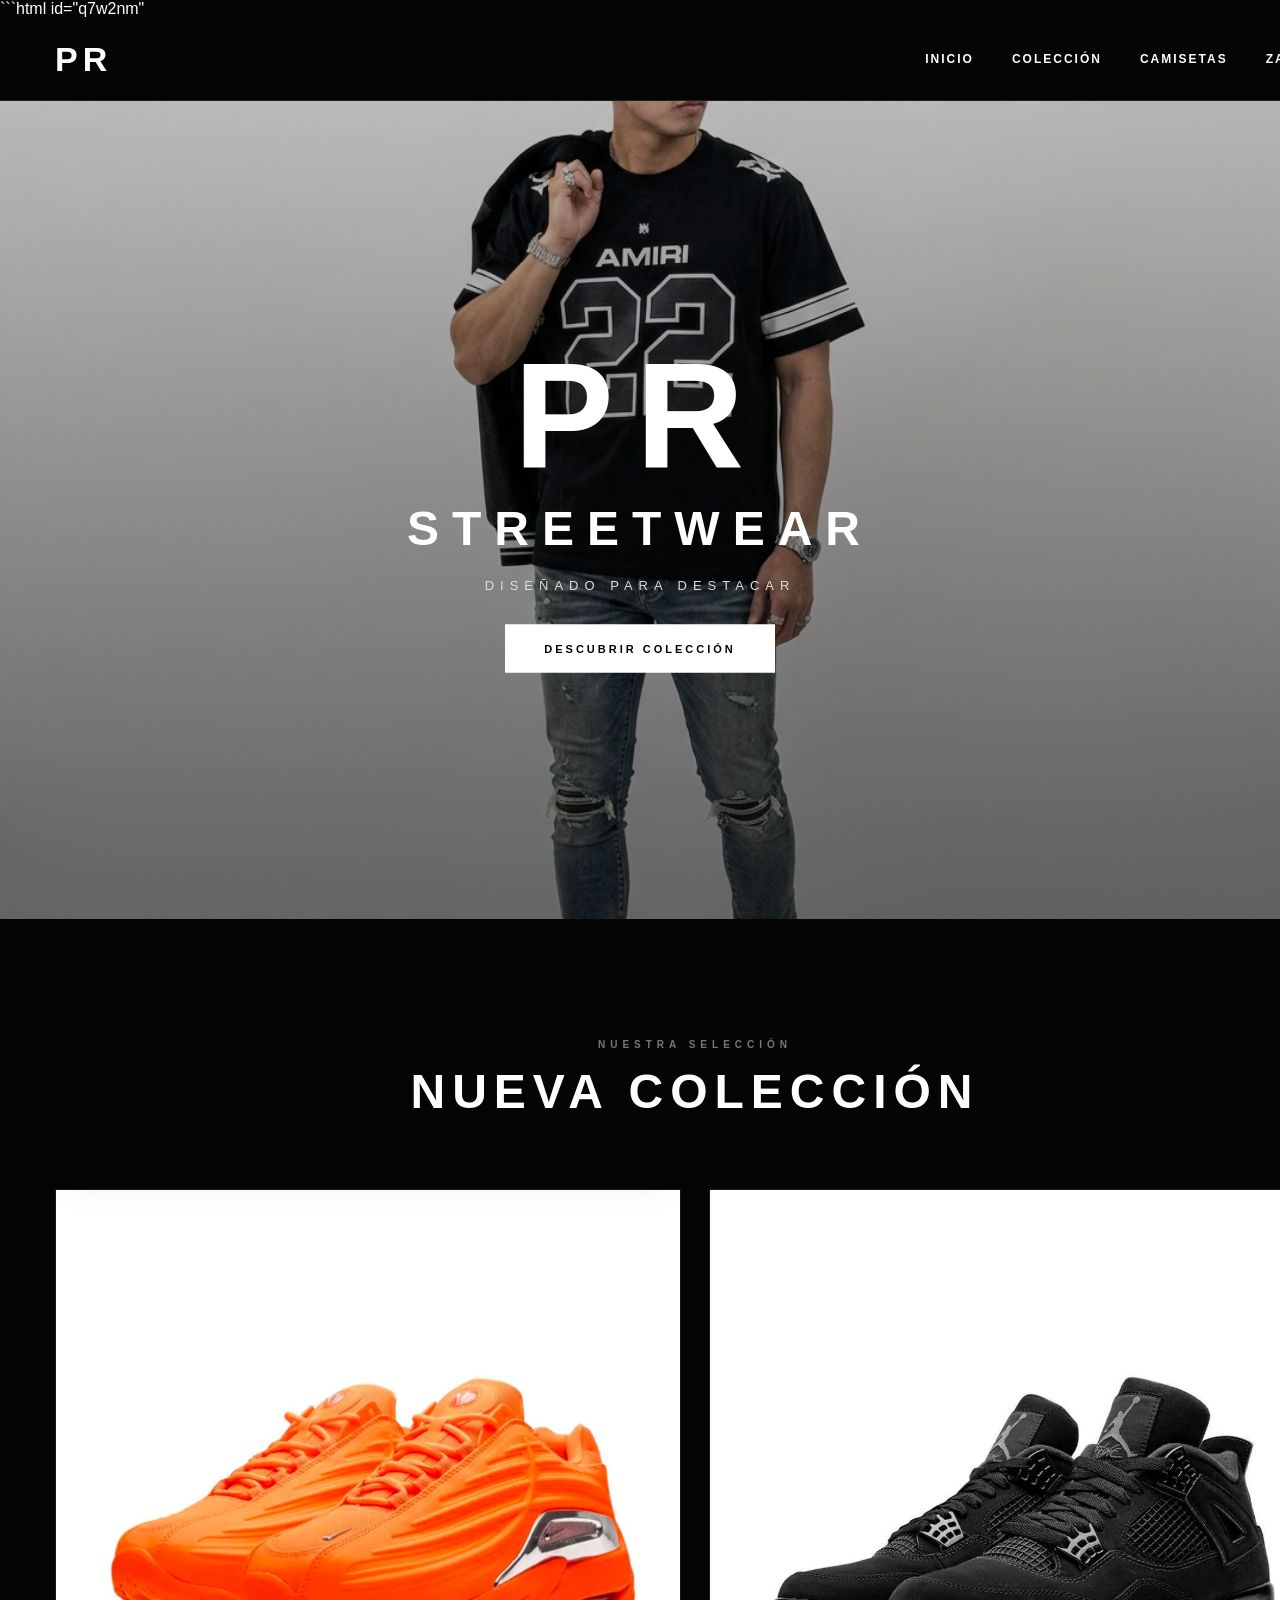
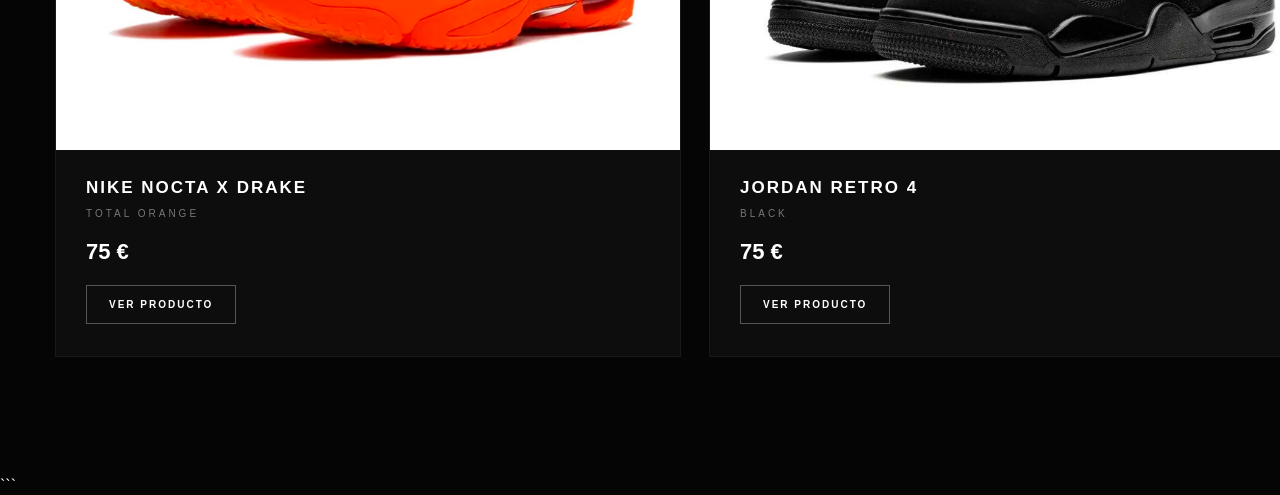
<file: CODE/index.html>
```html id="q7w2nm"
<!DOCTYPE html>
<html lang="es">

<head>

    <meta charset="UTF-8">

    <meta name="viewport" content="width=device-width, initial-scale=1.0">

    <title>PR Streetwear</title>

    <link rel="stylesheet" href="style.css">

</head>

<body>


    <!-- =========================
         MENÚ
    ========================== -->

    <header>

        <div class="logo">
            PR
        </div>

        <nav>

            <a href="index.html">
                INICIO
            </a>

            <a href="#coleccion">
                COLECCIÓN
            </a>

            <a href="#">
                CAMISETAS
            </a>

            <a href="zapatos.html">
                ZAPATOS
            </a>

        </nav>

    </header>


    <!-- =========================
         PORTADA
    ========================== -->

    <section class="hero">

        <img
            src="IMAGEN/Gemini_Generated_Image_rualharualharual.jpg"
            alt="PR Streetwear"
        >

        <div class="hero-text">

            <h1>
                PR
            </h1>

            <h2>
                STREETWEAR
            </h2>

            <p>
                DISEÑADO PARA DESTACAR
            </p>

            <a
                href="#coleccion"
                class="boton"
            >
                DESCUBRIR COLECCIÓN
            </a>

        </div>

    </section>


    <!-- =========================
         NUEVA COLECCIÓN
    ========================== -->

    <section
        class="coleccion"
        id="coleccion"
    >

        <div class="titulo-coleccion">

            <p>
                NUESTRA SELECCIÓN
            </p>

            <h2>
                NUEVA COLECCIÓN
            </h2>

        </div>


        <!-- =========================
             PRODUCTOS
        ========================== -->

        <div class="productos">


            <!-- =========================
                 NIKE NOCTA
            ========================== -->

            <div class="producto">

                <div class="producto-imagen">

                    <img
                        src="IMAGEN/Nocta-orange.jpg"
                        alt="NIKE NOCTA X DRAKE TOTAL ORANGE"
                    >

                </div>


                <div class="producto-info">

                    <h3>
                        NIKE NOCTA X DRAKE
                    </h3>

                    <p class="modelo">
                        TOTAL ORANGE
                    </p>

                    <p class="precio">
                        75 €
                    </p>


                    <a
                        href="producto.html"
                        class="boton-producto"
                    >
                        VER PRODUCTO
                    </a>

                </div>

            </div>


            <!-- =========================
                 JORDAN RETRO 4 BLACK
            ========================== -->

            <div class="producto">

                <div class="producto-imagen">

                    <img
                        src="IMAGEN/JORDAN RETRO 4 BLACK 1.jpeg"
                        alt="JORDAN RETRO 4 BLACK"
                    >

                </div>


                <div class="producto-info">

                    <h3>
                        JORDAN RETRO 4
                    </h3>

                    <p class="modelo">
                        BLACK
                    </p>

                    <p class="precio">
                        75 €
                    </p>


                    <a
                        href="jordan-retro-4.html"
                        class="boton-producto"
                    >
                        VER PRODUCTO
                    </a>

                </div>

            </div>


        </div>

    </section>


</body>

</html>
```
</file>
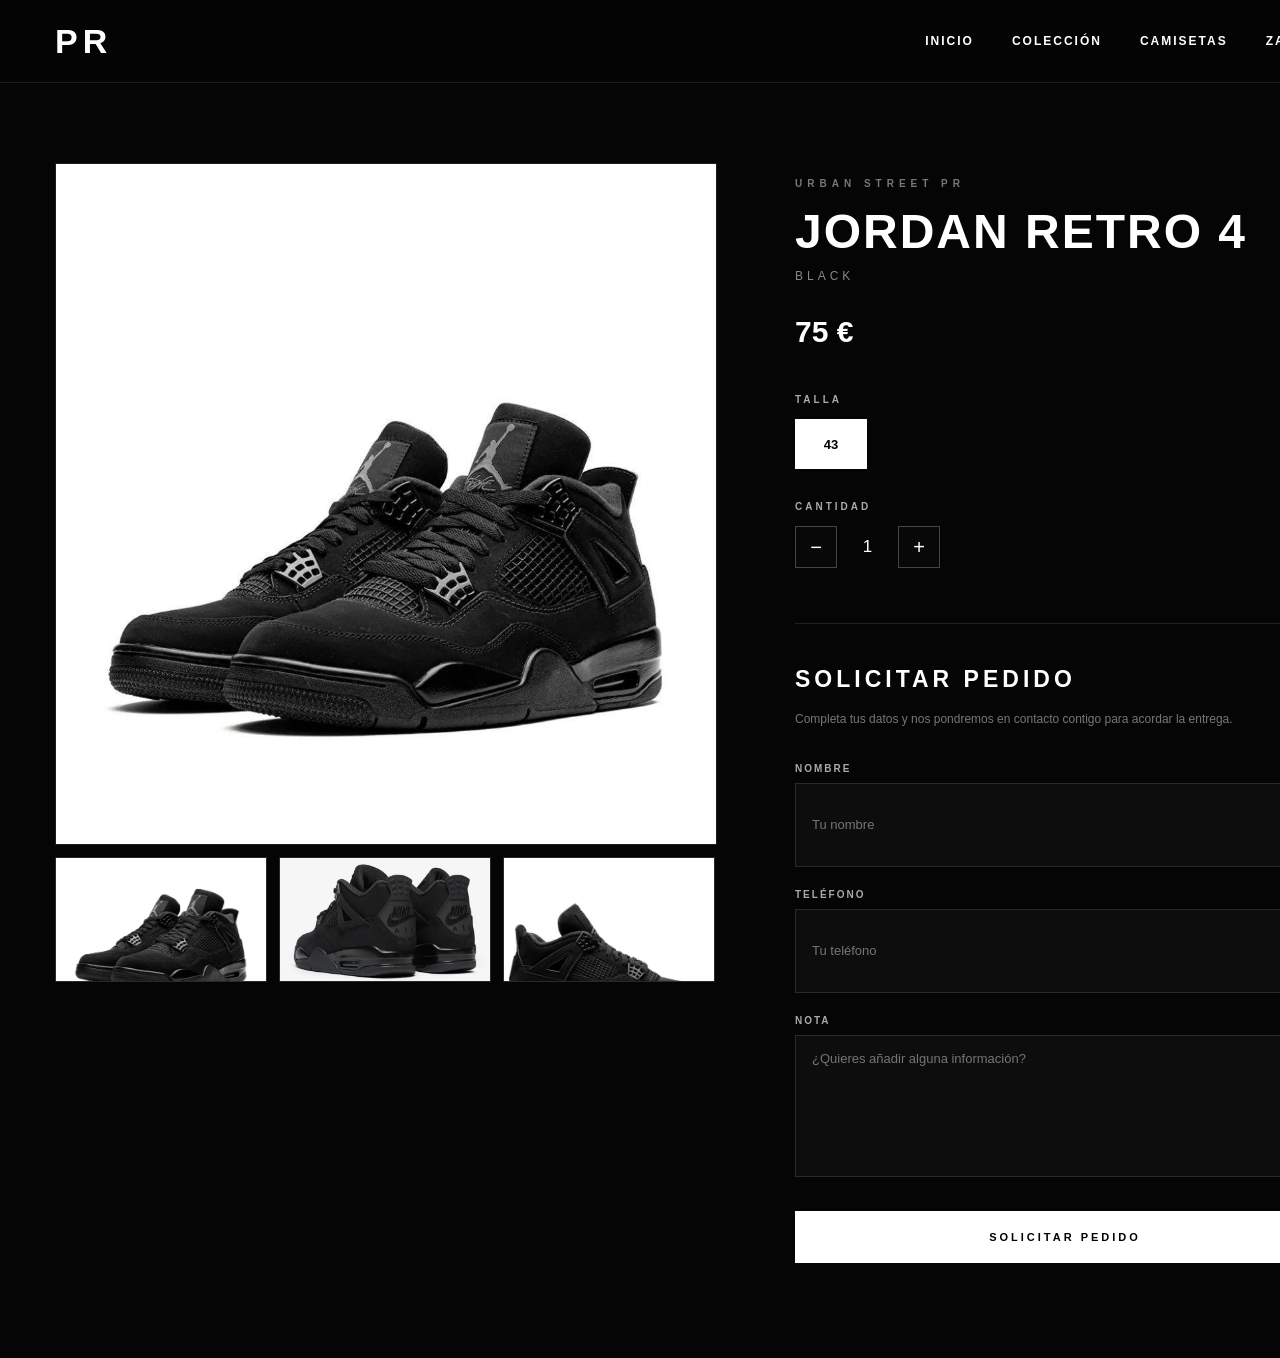
<file: CODE/jordan-retro-4.html>
<!DOCTYPE html>
<html lang="es">

<head>

    <meta charset="UTF-8">

    <meta name="viewport" content="width=device-width, initial-scale=1.0">

    <title>JORDAN RETRO 4 BLACK | URBAN STREET PR</title>

    <link rel="stylesheet" href="style.css">

</head>

<body>

    <header>

        <div class="logo">
            PR
        </div>

        <nav>

            <a href="index.html">
                INICIO
            </a>

            <a href="index.html#coleccion">
                COLECCIÓN
            </a>

            <a href="#">
                CAMISETAS
            </a>

            <a href="zapatos.html">
                ZAPATOS
            </a>

        </nav>

    </header>


    <main class="producto-pagina">


        <div class="galeria">

            <div class="producto-foto-grande">

                <img
                    id="fotoPrincipal"
                    src="IMAGEN/JORDAN RETRO 4 BLACK 1.jpeg"
                    alt="JORDAN RETRO 4 BLACK"
                >

            </div>


            <div class="miniaturas">

                <button
                    type="button"
                    onclick="cambiarFoto('IMAGEN/JORDAN RETRO 4 BLACK 1.jpeg')"
                >

                    <img
                        src="IMAGEN/JORDAN RETRO 4 BLACK 1.jpeg"
                        alt="JORDAN RETRO 4 BLACK - Foto 1"
                    >

                </button>


                <button
                    type="button"
                    onclick="cambiarFoto('IMAGEN/JORDAN RETRO 4 BLACK 2.jpeg')"
                >

                    <img
                        src="IMAGEN/JORDAN RETRO 4 BLACK 2.jpeg"
                        alt="JORDAN RETRO 4 BLACK - Foto 2"
                    >

                </button>


                <button
                    type="button"
                    onclick="cambiarFoto('IMAGEN/JORDAN RETRO 4 BLACK 3.jpeg')"
                >

                    <img
                        src="IMAGEN/JORDAN RETRO 4 BLACK 3.jpeg"
                        alt="JORDAN RETRO 4 BLACK - Foto 3"
                    >

                </button>

            </div>

        </div>


        <div class="producto-detalles">


            <p class="producto-marca">
                URBAN STREET PR
            </p>


            <h1>
                JORDAN RETRO 4
            </h1>


            <p class="producto-color">
                BLACK
            </p>


            <p class="producto-precio">
                75 €
            </p>


            <div class="campo">

                <label>
                    TALLA
                </label>

                <div class="tallas">

                    <button
                        type="button"
                        class="talla-activa"
                    >
                        43
                    </button>

                </div>

            </div>


            <div class="campo">

                <label>
                    CANTIDAD
                </label>

                <div class="cantidad">

                    <button
                        type="button"
                        onclick="cambiarCantidad(-1)"
                    >
                        −
                    </button>

                    <span id="cantidad">
                        1
                    </span>

                    <button
                        type="button"
                        onclick="cambiarCantidad(1)"
                    >
                        +
                    </button>

                </div>

            </div>


            <div class="pedido">

                <h2>
                    SOLICITAR PEDIDO
                </h2>


                <p class="pedido-descripcion">
                    Completa tus datos y nos pondremos
                    en contacto contigo para acordar
                    la entrega.
                </p>


                <form
                    action="https://formsubmit.co/urbanstreetpr2@gmail.com"
                    method="POST"
                >

                    <input
                        type="hidden"
                        name="_subject"
                        value="NUEVO PEDIDO - JORDAN RETRO 4 BLACK"
                    >


                    <input
                        type="hidden"
                        name="_captcha"
                        value="false"
                    >


                    <input
                        type="hidden"
                        name="_template"
                        value="table"
                    >


                    <input
                        type="hidden"
                        name="_next"
                        value="https://urbanstreetpr2-code.github.io/pr-streetwear/CODE/pedido-confirmado.html"
                    >


                    <input
                        type="hidden"
                        name="Producto"
                        value="JORDAN RETRO 4"
                    >


                    <input
                        type="hidden"
                        name="Color"
                        value="BLACK"
                    >


                    <input
                        type="hidden"
                        name="Talla"
                        value="43"
                    >


                    <label for="nombre">
                        NOMBRE
                    </label>

                    <input
                        type="text"
                        id="nombre"
                        name="Nombre"
                        placeholder="Tu nombre"
                        required
                    >


                    <label for="telefono">
                        TELÉFONO
                    </label>

                    <input
                        type="tel"
                        id="telefono"
                        name="Telefono"
                        placeholder="Tu teléfono"
                        required
                    >


                    <input
                        type="hidden"
                        id="cantidadFormulario"
                        name="Cantidad"
                        value="1"
                    >


                    <label for="nota">
                        NOTA
                    </label>

                    <textarea
                        id="nota"
                        name="Nota"
                        placeholder="¿Quieres añadir alguna información?"
                    ></textarea>


                    <button
                        type="submit"
                        class="boton-pedido"
                    >
                        SOLICITAR PEDIDO
                    </button>

                </form>

            </div>

        </div>

    </main>


    <script>

        function cambiarFoto(ruta) {

            document.getElementById("fotoPrincipal").src = ruta;

        }


        let cantidadActual = 1;


        function cambiarCantidad(cambio) {

            cantidadActual = cantidadActual + cambio;


            if (cantidadActual < 1) {

                cantidadActual = 1;

            }


            document.getElementById("cantidad").textContent =
                cantidadActual;


            document.getElementById("cantidadFormulario").value =
                cantidadActual;

        }

    </script>


</body>

</html>
</file>
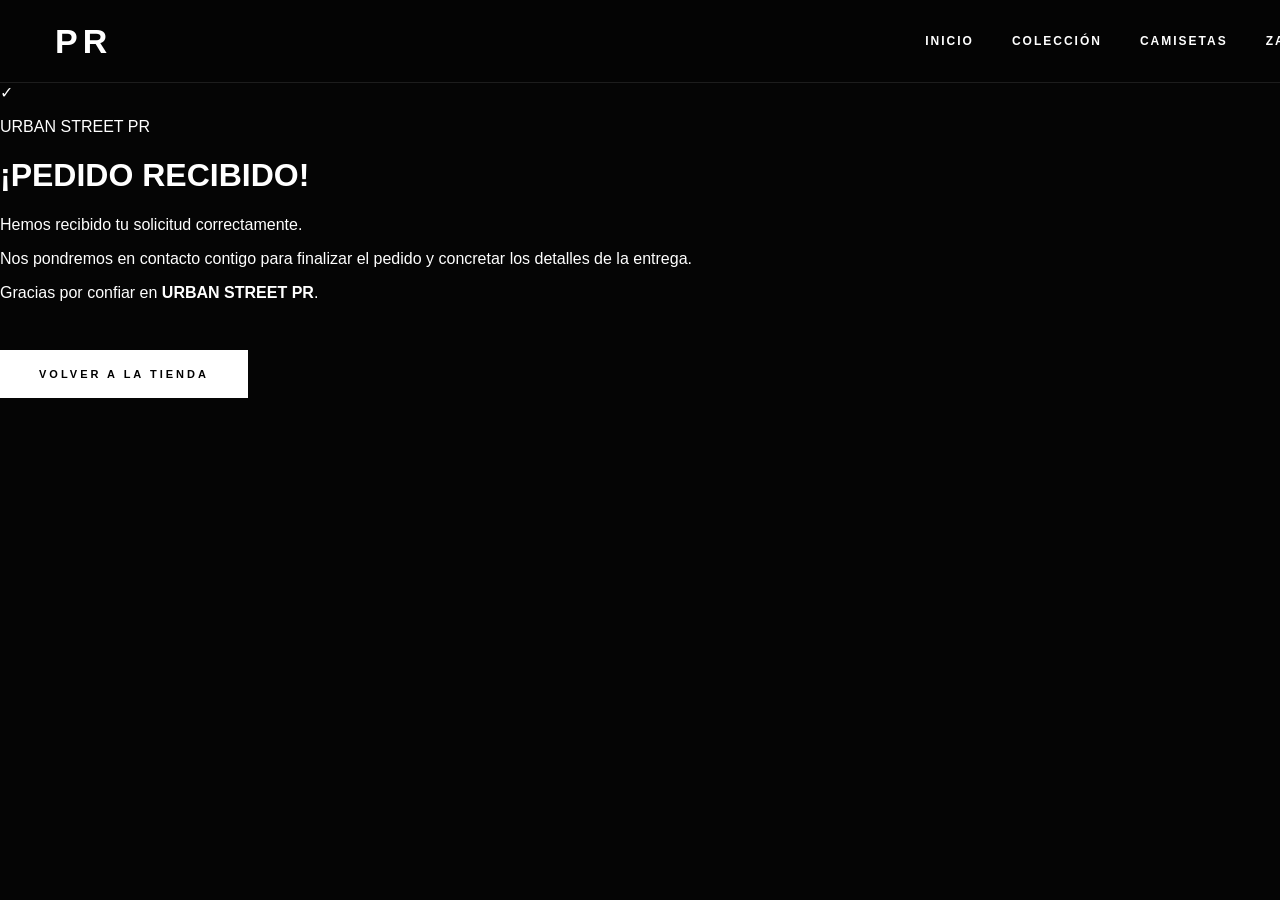
<file: CODE/pedido-confirmado.html>
<!DOCTYPE html>
<html lang="es">

<head>

    <meta charset="UTF-8">

    <meta name="viewport" content="width=device-width, initial-scale=1.0">

    <title>Pedido recibido | URBAN STREET PR</title>

    <link rel="stylesheet" href="style.css">

</head>

<body>

    <header>

        <div class="logo">
            PR
        </div>

        <nav>

            <a href="index.html">
                INICIO
            </a>

            <a href="index.html#coleccion">
                COLECCIÓN
            </a>

            <a href="#">
                CAMISETAS
            </a>

            <a href="zapatos.html">
                ZAPATOS
            </a>

        </nav>

    </header>


    <main class="pedido-confirmado">

        <div class="confirmacion">

            <div class="confirmacion-icono">
                ✓
            </div>


            <p class="confirmacion-marca">
                URBAN STREET PR
            </p>


            <h1>
                ¡PEDIDO RECIBIDO!
            </h1>


            <p class="confirmacion-texto">

                Hemos recibido tu solicitud correctamente.

            </p>


            <p class="confirmacion-texto">

                Nos pondremos en contacto contigo para
                finalizar el pedido y concretar los detalles
                de la entrega.

            </p>


            <p class="confirmacion-gracias">

                Gracias por confiar en
                <strong>URBAN STREET PR</strong>.

            </p>


            <a
                href="index.html"
                class="boton"
            >
                VOLVER A LA TIENDA
            </a>

        </div>

    </main>

</body>

</html>
</file>
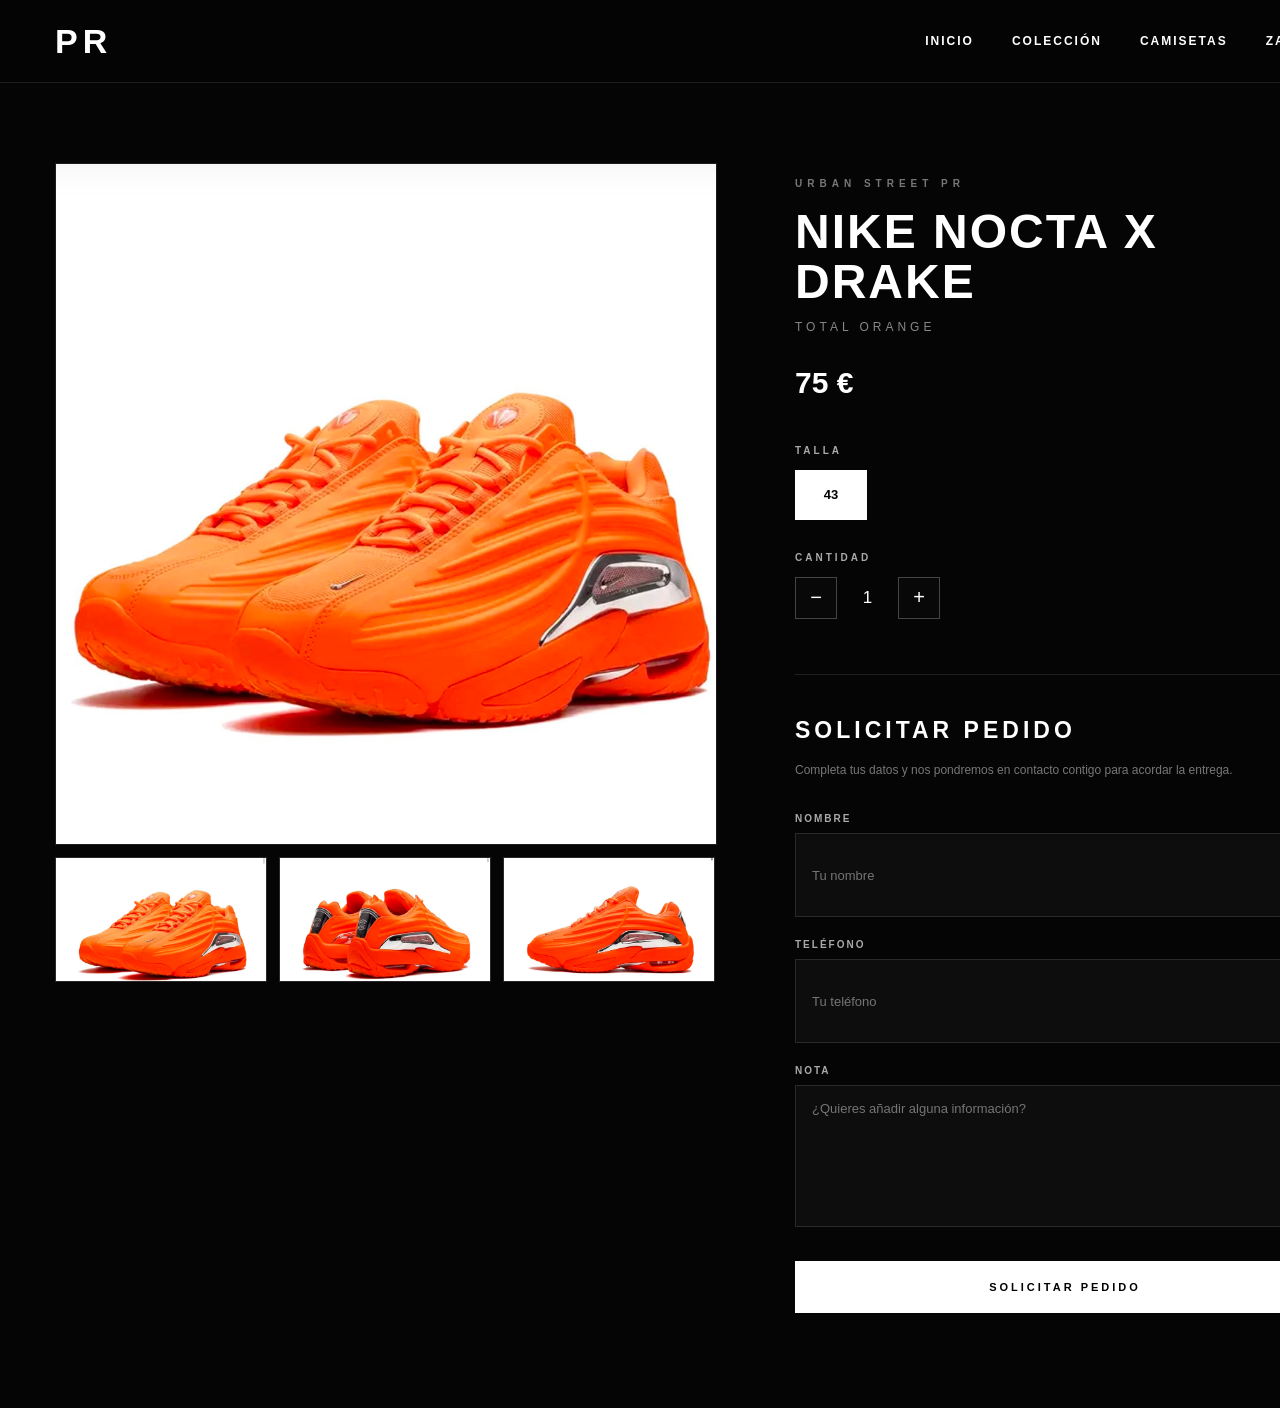
<file: CODE/producto.html>
<!DOCTYPE html>
<html lang="es">

<head>

    <meta charset="UTF-8">

    <meta name="viewport" content="width=device-width, initial-scale=1.0">

    <title>NIKE NOCTA X DRAKE | URBAN STREET PR</title>

    <link rel="stylesheet" href="style.css">

</head>

<body>

    <header>

        <div class="logo">
            PR
        </div>

        <nav>

            <a href="index.html">
                INICIO
            </a>

            <a href="index.html#coleccion">
                COLECCIÓN
            </a>

            <a href="#">
                CAMISETAS
            </a>

            <a href="zapatos.html">
                ZAPATOS
            </a>

        </nav>

    </header>


    <main class="producto-pagina">


        <div class="galeria">

            <div class="producto-foto-grande">

                <img
                    id="fotoPrincipal"
                    src="IMAGEN/Nocta-orange.jpg"
                    alt="NIKE NOCTA X DRAKE TOTAL ORANGE"
                >

            </div>


            <div class="miniaturas">

                <button
                    type="button"
                    onclick="cambiarFoto('IMAGEN/Nocta-orange.jpg')"
                >

                    <img
                        src="IMAGEN/Nocta-orange.jpg"
                        alt="NIKE NOCTA X DRAKE - Foto 1"
                    >

                </button>


                <button
                    type="button"
                    onclick="cambiarFoto('IMAGEN/Nocta-orange-2.jpg')"
                >

                    <img
                        src="IMAGEN/Nocta-orange-2.jpg"
                        alt="NIKE NOCTA X DRAKE - Foto 2"
                    >

                </button>


                <button
                    type="button"
                    onclick="cambiarFoto('IMAGEN/Nocta-orange-3.jpg')"
                >

                    <img
                        src="IMAGEN/Nocta-orange-3.jpg"
                        alt="NIKE NOCTA X DRAKE - Foto 3"
                    >

                </button>

            </div>

        </div>


        <div class="producto-detalles">


            <p class="producto-marca">
                URBAN STREET PR
            </p>


            <h1>
                NIKE NOCTA X DRAKE
            </h1>


            <p class="producto-color">
                TOTAL ORANGE
            </p>


            <p class="producto-precio">
                75 €
            </p>


            <div class="campo">

                <label>
                    TALLA
                </label>

                <div class="tallas">

                    <button
                        type="button"
                        class="talla-activa"
                    >
                        43
                    </button>

                </div>

            </div>


            <div class="campo">

                <label>
                    CANTIDAD
                </label>

                <div class="cantidad">

                    <button
                        type="button"
                        onclick="cambiarCantidad(-1)"
                    >
                        −
                    </button>

                    <span id="cantidad">
                        1
                    </span>

                    <button
                        type="button"
                        onclick="cambiarCantidad(1)"
                    >
                        +
                    </button>

                </div>

            </div>


            <div class="pedido">

                <h2>
                    SOLICITAR PEDIDO
                </h2>


                <p class="pedido-descripcion">
                    Completa tus datos y nos pondremos
                    en contacto contigo para acordar
                    la entrega.
                </p>


                <form
                    action="https://formsubmit.co/urbanstreetpr2@gmail.com"
                    method="POST"
                >

                    <input
                        type="hidden"
                        name="_subject"
                        value="NUEVO PEDIDO - NIKE NOCTA X DRAKE TOTAL ORANGE"
                    >


                    <input
                        type="hidden"
                        name="_captcha"
                        value="false"
                    >


                    <input
                        type="hidden"
                        name="_template"
                        value="table"
                    >


                    <input
                        type="hidden"
                        name="_next"
                        value="https://urbanstreetpr2-code.github.io/pr-streetwear/CODE/pedido-confirmado.html"
                    >


                    <input
                        type="hidden"
                        name="Producto"
                        value="NIKE NOCTA X DRAKE"
                    >


                    <input
                        type="hidden"
                        name="Color"
                        value="TOTAL ORANGE"
                    >


                    <input
                        type="hidden"
                        name="Talla"
                        value="43"
                    >


                    <label for="nombre">
                        NOMBRE
                    </label>

                    <input
                        type="text"
                        id="nombre"
                        name="Nombre"
                        placeholder="Tu nombre"
                        required
                    >


                    <label for="telefono">
                        TELÉFONO
                    </label>

                    <input
                        type="tel"
                        id="telefono"
                        name="Telefono"
                        placeholder="Tu teléfono"
                        required
                    >


                    <input
                        type="hidden"
                        id="cantidadPedido"
                        name="Cantidad"
                        value="1"
                    >


                    <label for="nota">
                        NOTA
                    </label>

                    <textarea
                        id="nota"
                        name="Nota"
                        placeholder="¿Quieres añadir alguna información?"
                    ></textarea>


                    <button
                        type="submit"
                        class="boton-pedido"
                    >
                        SOLICITAR PEDIDO
                    </button>

                </form>

            </div>

        </div>

    </main>


    <script>

        function cambiarFoto(ruta) {

            document.getElementById("fotoPrincipal").src = ruta;

        }


        let cantidadActual = 1;


        function cambiarCantidad(cambio) {

            cantidadActual = cantidadActual + cambio;


            if (cantidadActual < 1) {

                cantidadActual = 1;

            }


            document.getElementById("cantidad").textContent =
                cantidadActual;


            document.getElementById("cantidadPedido").value =
                cantidadActual;

        }

    </script>


</body>

</html>
</file>
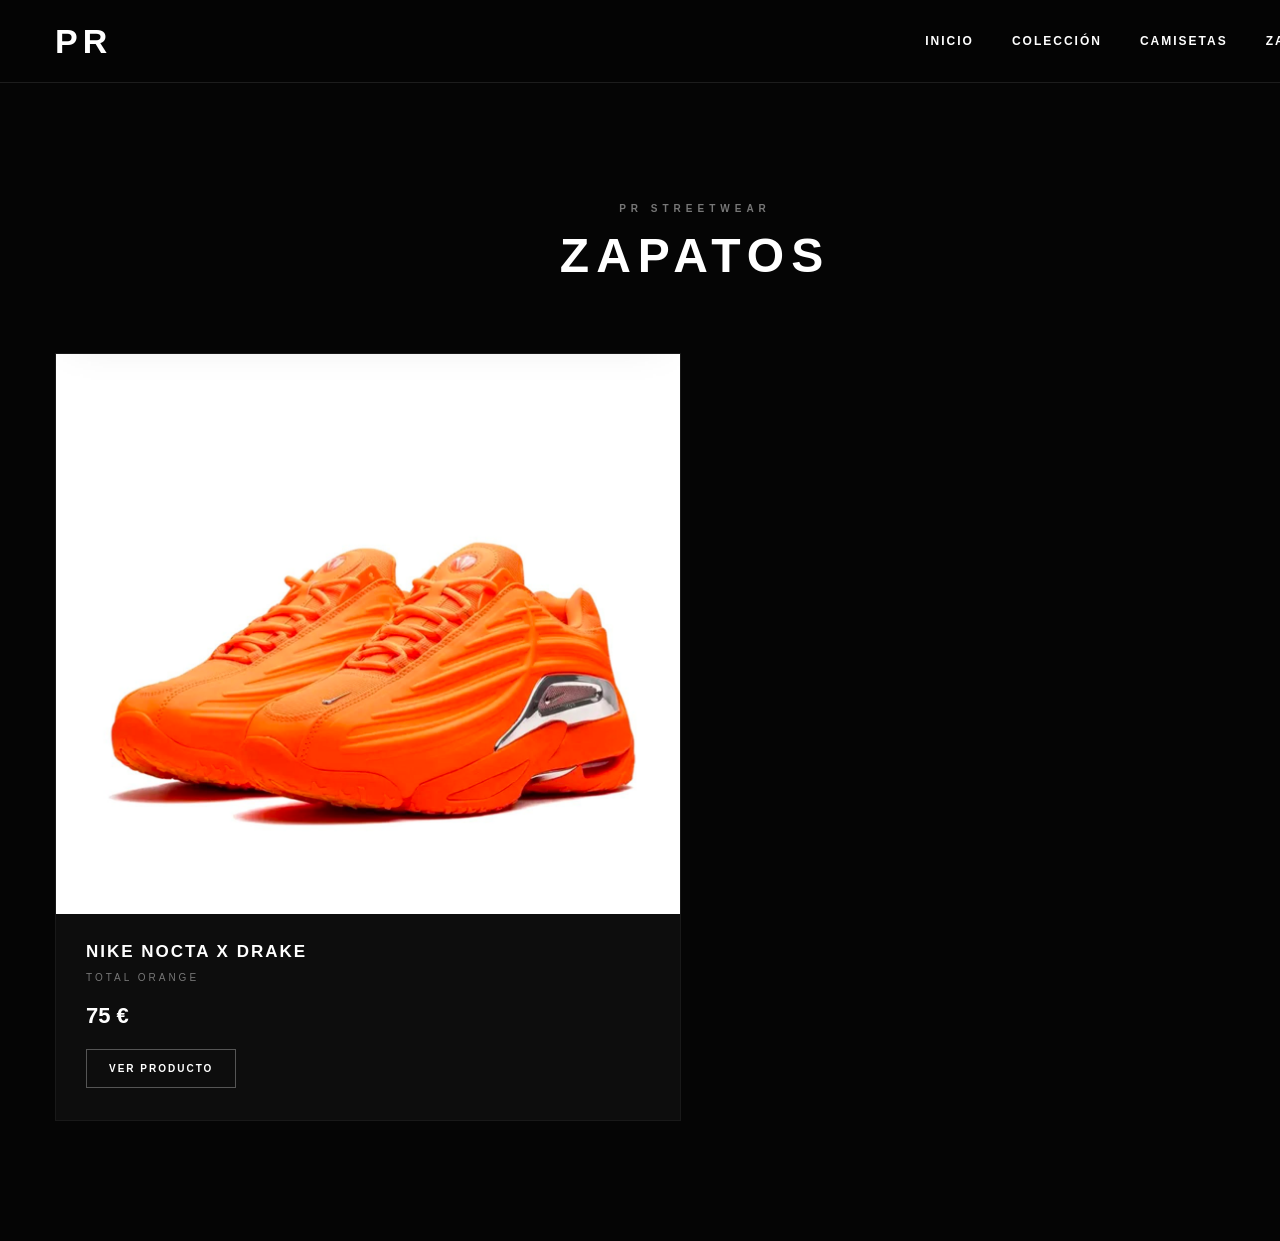
<file: CODE/zapatos.html>
<!DOCTYPE html>
<html lang="es">

<head>

    <meta charset="UTF-8">

    <meta name="viewport" content="width=device-width, initial-scale=1.0">

    <title>ZAPATOS | PR STREETWEAR</title>

    <link rel="stylesheet" href="style.css">

</head>

<body>


    <!-- MENÚ -->

    <header>

        <div class="logo">
            PR
        </div>

        <nav>

            <a href="index.html">
                INICIO
            </a>

            <a href="index.html#coleccion">
                COLECCIÓN
            </a>

            <a href="index.html">
                CAMISETAS
            </a>

            <a href="zapatos.html">
                ZAPATOS
            </a>

        </nav>

    </header>


    <!-- TÍTULO -->

    <section class="coleccion">

        <div class="titulo-coleccion">

            <p>PR STREETWEAR</p>

            <h2>ZAPATOS</h2>

        </div>


        <!-- PRODUCTOS -->

        <div class="productos">


            <!-- NOCTA -->

            <div class="producto">

                <div class="producto-imagen">

                    <img
                        src="IMAGEN/Nocta-orange.jpg"
                        alt="NIKE NOCTA X DRAKE TOTAL ORANGE"
                    >

                </div>


                <div class="producto-info">

                    <h3>
                        NIKE NOCTA X DRAKE
                    </h3>

                    <p class="modelo">
                        TOTAL ORANGE
                    </p>

                    <p class="precio">
                        75 €
                    </p>

                    <a
                        href="producto.html"
                        class="boton-producto"
                    >
                        VER PRODUCTO
                    </a>

                </div>

            </div>


        </div>

    </section>


</body>

</html>
</file>
<file: CODE/style.css>
```css
/* ==================================================
   URBAN STREET PR
   DISEÑO STREETWEAR PREMIUM
================================================== */


/* ==================================================
   CONFIGURACIÓN GENERAL
================================================== */

* {
    box-sizing: border-box;
}

html {
    scroll-behavior: smooth;
}

body {
    margin: 0;
    padding: 0;
    background: #050505;
    color: #fff;
    font-family: Arial, Helvetica, sans-serif;
}


/* ==================================================
   MENÚ
================================================== */

header {
    width: 100%;
    height: 82px;

    display: flex;
    align-items: center;
    justify-content: space-between;

    padding: 0 55px;

    background: rgba(5, 5, 5, 0.96);

    border-bottom: 1px solid #1d1d1d;

    position: relative;
    z-index: 10;
}

.logo {
    font-size: 34px;
    font-weight: 900;
    letter-spacing: 5px;
    transition: 0.3s;
}

.logo:hover {
    letter-spacing: 8px;
}

nav {
    display: flex;
    align-items: center;
    gap: 38px;
}

nav a {
    position: relative;

    color: #fff;
    text-decoration: none;

    font-size: 12px;
    font-weight: bold;
    letter-spacing: 2px;

    transition: 0.3s;
}

nav a::after {
    content: "";

    position: absolute;

    left: 0;
    bottom: -8px;

    width: 0;
    height: 1px;

    background: #fff;

    transition: 0.3s;
}

nav a:hover {
    color: #aaa;
}

nav a:hover::after {
    width: 100%;
}


/* ==================================================
   PORTADA
================================================== */

.hero {
    width: 100%;
    height: calc(100vh - 82px);
    min-height: 600px;

    position: relative;
    overflow: hidden;
}

.hero img {
    width: 100%;
    height: 100%;

    object-fit: cover;
    display: block;

    transform: scale(1.02);

    transition: transform 1.5s ease;
}

.hero:hover img {
    transform: scale(1.06);
}


/* ==================================================
   CAPA OSCURA DE LA PORTADA
================================================== */

.hero::after {
    content: "";

    position: absolute;
    inset: 0;

    background:
        linear-gradient(
            to bottom,
            rgba(0, 0, 0, 0.25),
            rgba(0, 0, 0, 0.58)
        );

    z-index: 1;
}


/* ==================================================
   TEXTO DE PORTADA
================================================== */

.hero-text {
    position: absolute;

    z-index: 2;

    top: 50%;
    left: 50%;

    transform: translate(-50%, -50%);

    width: 90%;

    text-align: center;
}

.hero-text h1 {
    margin: 0;

    font-size: clamp(75px, 12vw, 150px);

    font-weight: 900;

    letter-spacing: 22px;

    line-height: 0.9;
}

.hero-text h2 {
    margin: 18px 0 22px;

    font-size: clamp(24px, 4vw, 48px);

    font-weight: 700;

    letter-spacing: 13px;
}

.hero-text p {
    margin: 0;

    font-size: 13px;

    letter-spacing: 6px;

    color: #ddd;
}


/* ==================================================
   BOTÓN PRINCIPAL
================================================== */

.boton {
    display: inline-flex;

    align-items: center;
    justify-content: center;

    margin-top: 32px;

    padding: 17px 38px;

    background: #fff;

    color: #000;

    text-decoration: none;

    font-size: 11px;

    font-weight: bold;

    letter-spacing: 3px;

    border: 1px solid #fff;

    transition:
        background 0.3s,
        color 0.3s,
        transform 0.3s;
}

.boton:hover {
    background: transparent;

    color: #fff;

    transform: translateY(-3px);
}


/* ==================================================
   COLECCIÓN
================================================== */

.coleccion {
    width: 100%;

    background: #050505;

    padding: 120px 55px;
}

.titulo-coleccion {
    text-align: center;

    margin-bottom: 70px;
}

.titulo-coleccion p {
    margin: 0 0 14px;

    color: #777;

    font-size: 10px;

    font-weight: bold;

    letter-spacing: 5px;
}

.titulo-coleccion h2 {
    margin: 0;

    font-size: clamp(30px, 4vw, 48px);

    font-weight: 800;

    letter-spacing: 7px;
}


/* ==================================================
   PRODUCTOS
================================================== */

.productos {
    width: 100%;

    max-width: 1450px;

    margin: 0 auto;

    display: grid;

    grid-template-columns: repeat(2, 1fr);

    gap: 28px;
}


/* ==================================================
   TARJETA DE PRODUCTO
================================================== */

.producto {
    position: relative;

    background: #0d0d0d;

    border: 1px solid #191919;

    overflow: hidden;

    transition:
        transform 0.4s ease,
        border-color 0.4s ease;
}

.producto:hover {
    transform: translateY(-8px);

    border-color: #444;
}


/* ==================================================
   IMAGEN DEL PRODUCTO
================================================== */

.producto-imagen {
    width: 100%;

    height: 560px;

    overflow: hidden;

    background: #111;
}

.producto-imagen img {
    width: 100%;
    height: 100%;

    object-fit: cover;

    display: block;

    transition:
        transform 0.7s ease,
        filter 0.7s ease;
}

.producto:hover .producto-imagen img {
    transform: scale(1.06);

    filter: brightness(0.82);
}


/* ==================================================
   INFORMACIÓN DEL PRODUCTO
================================================== */

.producto-info {
    padding: 28px 30px 32px;
}

.producto-info h3 {
    margin: 0;

    font-size: 17px;

    font-weight: bold;

    letter-spacing: 2px;
}

.modelo {
    margin: 10px 0 0;

    color: #777;

    font-size: 10px;

    letter-spacing: 3px;
}

.precio {
    margin: 20px 0;

    font-size: 22px;

    font-weight: bold;
}


/* ==================================================
   BOTÓN PRODUCTO
================================================== */

.boton-producto {
    display: inline-flex;

    align-items: center;
    justify-content: center;

    padding: 13px 22px;

    border: 1px solid #555;

    color: #fff;

    text-decoration: none;

    font-size: 10px;

    font-weight: bold;

    letter-spacing: 2px;

    transition:
        background 0.3s,
        color 0.3s,
        border-color 0.3s,
        transform 0.3s;
}

.boton-producto:hover {
    background: #fff;

    color: #000;

    border-color: #fff;

    transform: translateY(-2px);
}


/* ==================================================
   PÁGINA DEL PRODUCTO
================================================== */

.producto-pagina {
    width: 100%;

    max-width: 1450px;

    min-height: calc(100vh - 82px);

    margin: 0 auto;

    padding: 80px 55px;

    display: grid;

    grid-template-columns: 1.1fr 0.9fr;

    gap: 80px;
}


/* ==================================================
   GALERÍA
================================================== */

.galeria {
    width: 100%;
}


/* ==================================================
   FOTO GRANDE
================================================== */

.producto-foto-grande {
    width: 100%;

    height: 680px;

    background: #0d0d0d;

    border: 1px solid #1d1d1d;

    overflow: hidden;
}

.producto-foto-grande img {
    width: 100%;
    height: 100%;

    object-fit: cover;

    display: block;

    transition: transform 0.7s ease;
}

.producto-foto-grande:hover img {
    transform: scale(1.025);
}


/* ==================================================
   MINIATURAS
================================================== */

.miniaturas {
    width: 100%;

    display: grid;

    grid-template-columns: repeat(3, 1fr);

    gap: 12px;

    margin-top: 12px;
}

.miniaturas button {
    width: 100%;
    height: 125px;

    padding: 0;

    background: #0d0d0d;

    border: 1px solid #292929;

    cursor: pointer;

    overflow: hidden;

    transition:
        border-color 0.3s,
        transform 0.3s;
}

.miniaturas button:hover {
    border-color: #fff;

    transform: translateY(-3px);
}

.miniaturas img {
    width: 100%;
    height: 100%;

    object-fit: cover;

    display: block;

    transition: transform 0.5s ease;
}

.miniaturas button:hover img {
    transform: scale(1.06);
}


/* ==================================================
   DETALLES DEL PRODUCTO
================================================== */

.producto-detalles {
    width: 100%;

    padding: 15px 0;
}

.producto-marca {
    margin: 0;

    color: #777;

    font-size: 10px;

    font-weight: bold;

    letter-spacing: 5px;
}

.producto-detalles h1 {
    margin: 18px 0 12px;

    font-size: clamp(32px, 4vw, 48px);

    font-weight: 800;

    letter-spacing: 2px;

    line-height: 1.05;
}

.producto-color {
    margin: 0;

    color: #888;

    font-size: 12px;

    letter-spacing: 4px;
}

.producto-precio {
    margin: 32px 0 45px;

    font-size: 30px;

    font-weight: bold;
}


/* ==================================================
   CAMPOS
================================================== */

.campo {
    margin-bottom: 32px;
}

.campo label {
    display: block;

    margin-bottom: 14px;

    color: #aaa;

    font-size: 10px;

    font-weight: bold;

    letter-spacing: 3px;
}


/* ==================================================
   TALLA
================================================== */

.tallas {
    display: flex;

    gap: 10px;
}

.tallas button {
    width: 72px;
    height: 50px;

    background: #fff;

    color: #000;

    border: 1px solid #fff;

    font-size: 13px;

    font-weight: bold;

    cursor: default;
}


/* ==================================================
   CANTIDAD
================================================== */

.cantidad {
    display: flex;

    align-items: center;

    gap: 18px;
}

.cantidad button {
    width: 42px;
    height: 42px;

    background: #080808;

    color: #fff;

    border: 1px solid #444;

    font-size: 20px;

    cursor: pointer;

    transition:
        background 0.3s,
        color 0.3s,
        border-color 0.3s;
}

.cantidad button:hover {
    background: #fff;

    color: #000;

    border-color: #fff;
}

.cantidad span {
    min-width: 25px;

    text-align: center;

    font-size: 17px;
}


/* ==================================================
   FORMULARIO DE PEDIDO
================================================== */

.pedido {
    margin-top: 55px;

    padding-top: 42px;

    border-top: 1px solid #202020;
}

.pedido h2 {
    margin: 0;

    font-size: 23px;

    font-weight: 800;

    letter-spacing: 4px;
}

.pedido-descripcion {
    max-width: 500px;

    margin: 16px 0 32px;

    color: #777;

    font-size: 12px;

    line-height: 1.8;
}

.pedido label {
    display: block;

    margin-top: 22px;

    margin-bottom: 9px;

    color: #aaa;

    font-size: 10px;

    font-weight: bold;

    letter-spacing: 2px;
}

.pedido input,
.pedido textarea {
    width: 100%;

    padding: 15px 16px;

    background: #0d0d0d;

    color: #fff;

    border: 1px solid #292929;

    outline: none;

    font-family: Arial, Helvetica, sans-serif;

    font-size: 13px;

    transition: border-color 0.3s;
}

.pedido input {
    height: 52px;
}

.pedido textarea {
    min-height: 110px;

    resize: vertical;
}

.pedido input:focus,
.pedido textarea:focus {
    border-color: #aaa;
}


/* ==================================================
   BOTÓN SOLICITAR PEDIDO
================================================== */

.boton-pedido {
    width: 100%;

    margin-top: 30px;

    padding: 19px;

    background: #fff;

    color: #000;

    border: 1px solid #fff;

    font-size: 11px;

    font-weight: bold;

    letter-spacing: 3px;

    cursor: pointer;

    transition:
        background 0.3s,
        color 0.3s,
        transform 0.3s;
}

.boton-pedido:hover {
    background: transparent;

    color: #fff;

    transform: translateY(-2px);
}


/* ==================================================
   MENSAJE DEL PEDIDO
================================================== */

.mensaje-pedido {
    margin-top: 15px;

    color: #888;

    font-size: 12px;

    line-height: 1.6;
}


/* ==================================================
   TABLET
================================================== */

@media (max-width: 1100px) {

    header {
        padding: 0 35px;
    }

    nav {
        gap: 25px;
    }

    .coleccion {
        padding: 90px 35px;
    }

    .producto-imagen {
        height: 480px;
    }

    .producto-pagina {
        padding: 60px 35px;

        gap: 45px;
    }

    .producto-foto-grande {
        height: 580px;
    }
}


/* ==================================================
   TABLET PEQUEÑA
================================================== */

@media (max-width: 900px) {

    header {
        padding: 0 25px;
    }

    nav {
        gap: 15px;
    }

    nav a {
        font-size: 10px;

        letter-spacing: 1px;
    }

    .hero-text h1 {
        letter-spacing: 14px;
    }

    .hero-text h2 {
        letter-spacing: 8px;
    }

    .productos {
        grid-template-columns: 1fr;
    }

    .producto-imagen {
        height: 600px;
    }

    .producto-pagina {
        grid-template-columns: 1fr;

        gap: 50px;

        padding: 55px 30px;
    }

    .producto-foto-grande {
        height: 650px;
    }
}


/* ==================================================
   MÓVIL
================================================== */

@media (max-width: 600px) {

    header {
        height: 68px;

        padding: 0 20px;
    }

    .logo {
        font-size: 27px;

        letter-spacing: 4px;
    }

    nav {
        display: none;
    }


    /* PORTADA */

    .hero {
        height: calc(100vh - 68px);

        min-height: 550px;
    }

    .hero img {
        object-position: center;
    }

    .hero-text {
        width: 95%;
    }

    .hero-text h1 {
        font-size: 58px;

        letter-spacing: 9px;
    }

    .hero-text h2 {
        font-size: 21px;

        letter-spacing: 5px;

        margin-top: 15px;
    }

    .hero-text p {
        font-size: 10px;

        letter-spacing: 3px;
    }

    .boton {
        padding: 15px 25px;

        font-size: 10px;
    }


    /* COLECCIÓN */

    .coleccion {
        padding: 75px 18px;
    }

    .titulo-coleccion {
        margin-bottom: 45px;
    }

    .titulo-coleccion p {
        font-size: 9px;

        letter-spacing: 3px;
    }

    .titulo-coleccion h2 {
        font-size: 27px;

        letter-spacing: 4px;
    }

    .productos {
        grid-template-columns: 1fr;

        gap: 20px;
    }

    .producto-imagen {
        height: 430px;
    }

    .producto-info {
        padding: 23px;
    }

    .producto-info h3 {
        font-size: 15px;
    }

    .precio {
        font-size: 20px;
    }


    /* PRODUCTO */

    .producto-pagina {
        padding: 30px 18px;

        gap: 35px;
    }

    .producto-foto-grande {
        height: 460px;
    }

    .miniaturas {
        gap: 8px;
    }

    .miniaturas button {
        height: 90px;
    }

    .producto-detalles {
        padding: 0;
    }

    .producto-detalles h1 {
        font-size: 30px;

        letter-spacing: 1px;
    }

    .producto-precio {
        margin: 25px 0 35px;

        font-size: 26px;
    }

    .pedido {
        margin-top: 40px;

        padding-top: 32px;
    }

    .pedido h2 {
        font-size: 20px;

        letter-spacing: 3px;
    }
}


/* ==================================================
   MÓVIL PEQUEÑO
================================================== */

@media (max-width: 380px) {

    .hero-text h1 {
        font-size: 48px;

        letter-spacing: 7px;
    }

    .hero-text h2 {
        font-size: 18px;
    }

    .producto-imagen {
        height: 380px;
    }

    .producto-foto-grande {
        height: 400px;
    }
}
```
</file>
